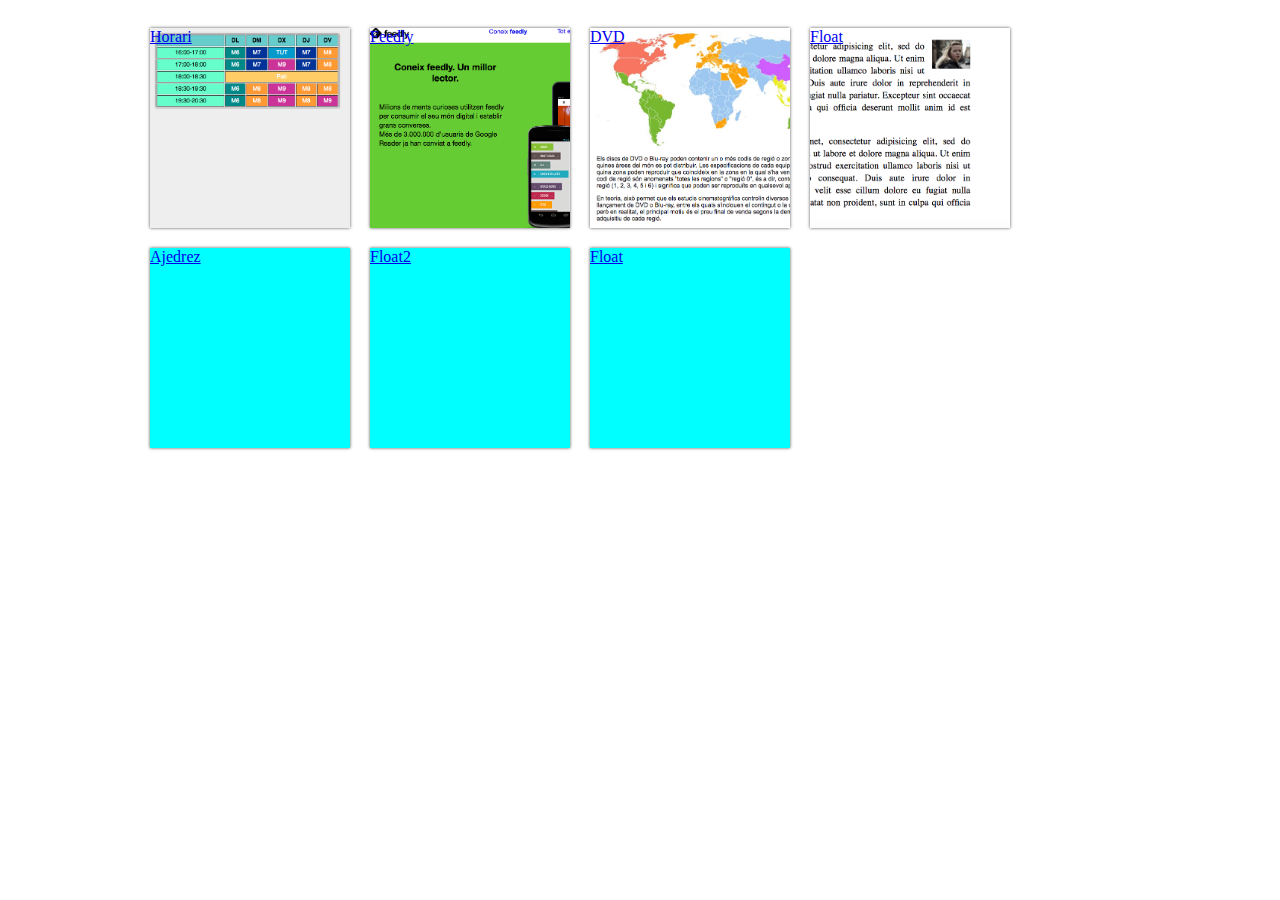
<file: aricom8/index.html>
<!DOCTYPE html>
<html lang="en" dir="ltr">
  <head>
    <meta charset="utf-8">
    <title></title>
    <link rel="stylesheet" href="estils.css">
    <meta name="viewport" content="width=device-width, user-scalable=no, initial-scale=1">
  </head>
  <body>
    <ul>
      <li id="a01"><a href="s2m8uf100_rico/horari.html">Horari</a></li>
      <li id="a02"><a href="s2m8uf101_rico/index.html">Feedly</a></li>
      <li id="a03"><a href="s2m8uf102_rico/index.html">DVD</a></li>
      <li id="a04"><a href="s2m8uf103_rico/index.html">Float</a></li>
      <li id="a05"><a href="s2m8uf105_rico/s2m8uf105rico.html">Ajedrez</a></li>
      <li id="a06"><a href="s2m8uf106_rico/index.html">Float2</a></li>
      <li id="a07"><a href="s2m8uf107_rico/index.html">Float</a></li>
    </ul>
  </body>
</html>
</file>
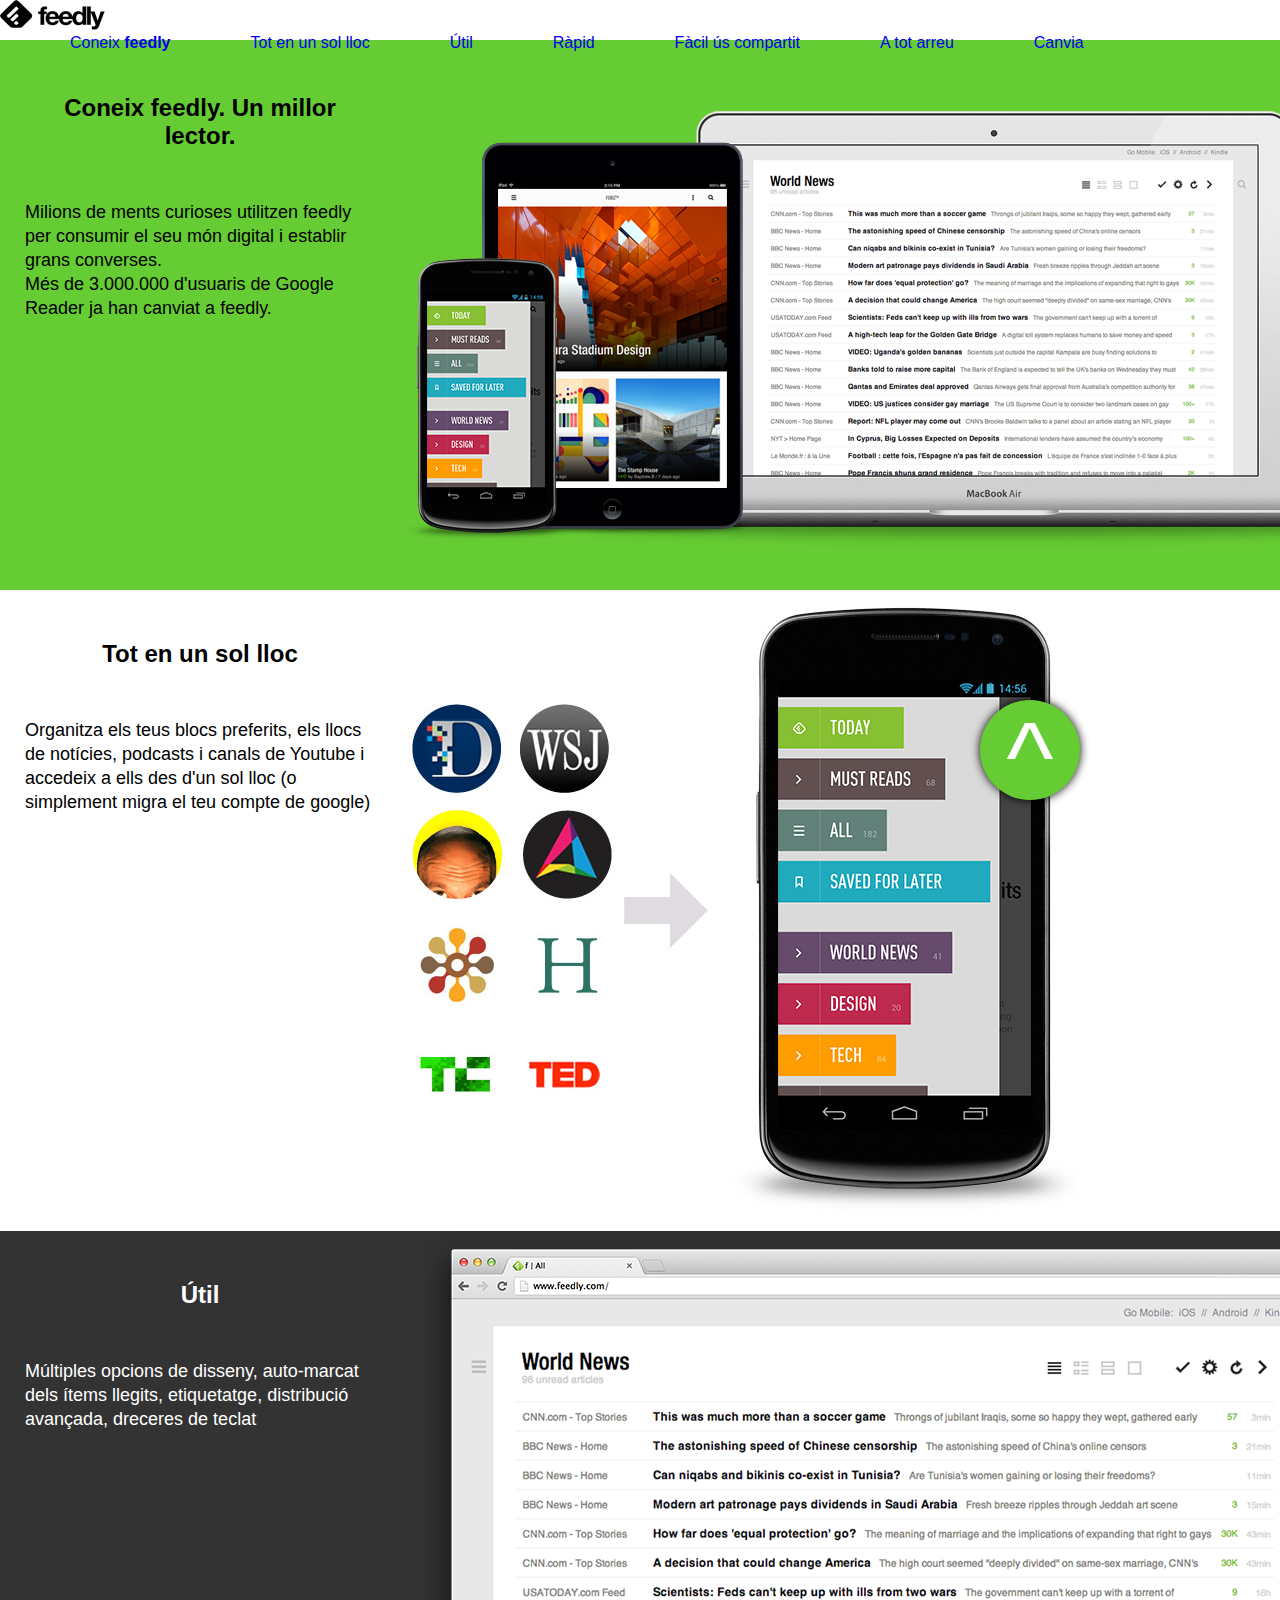
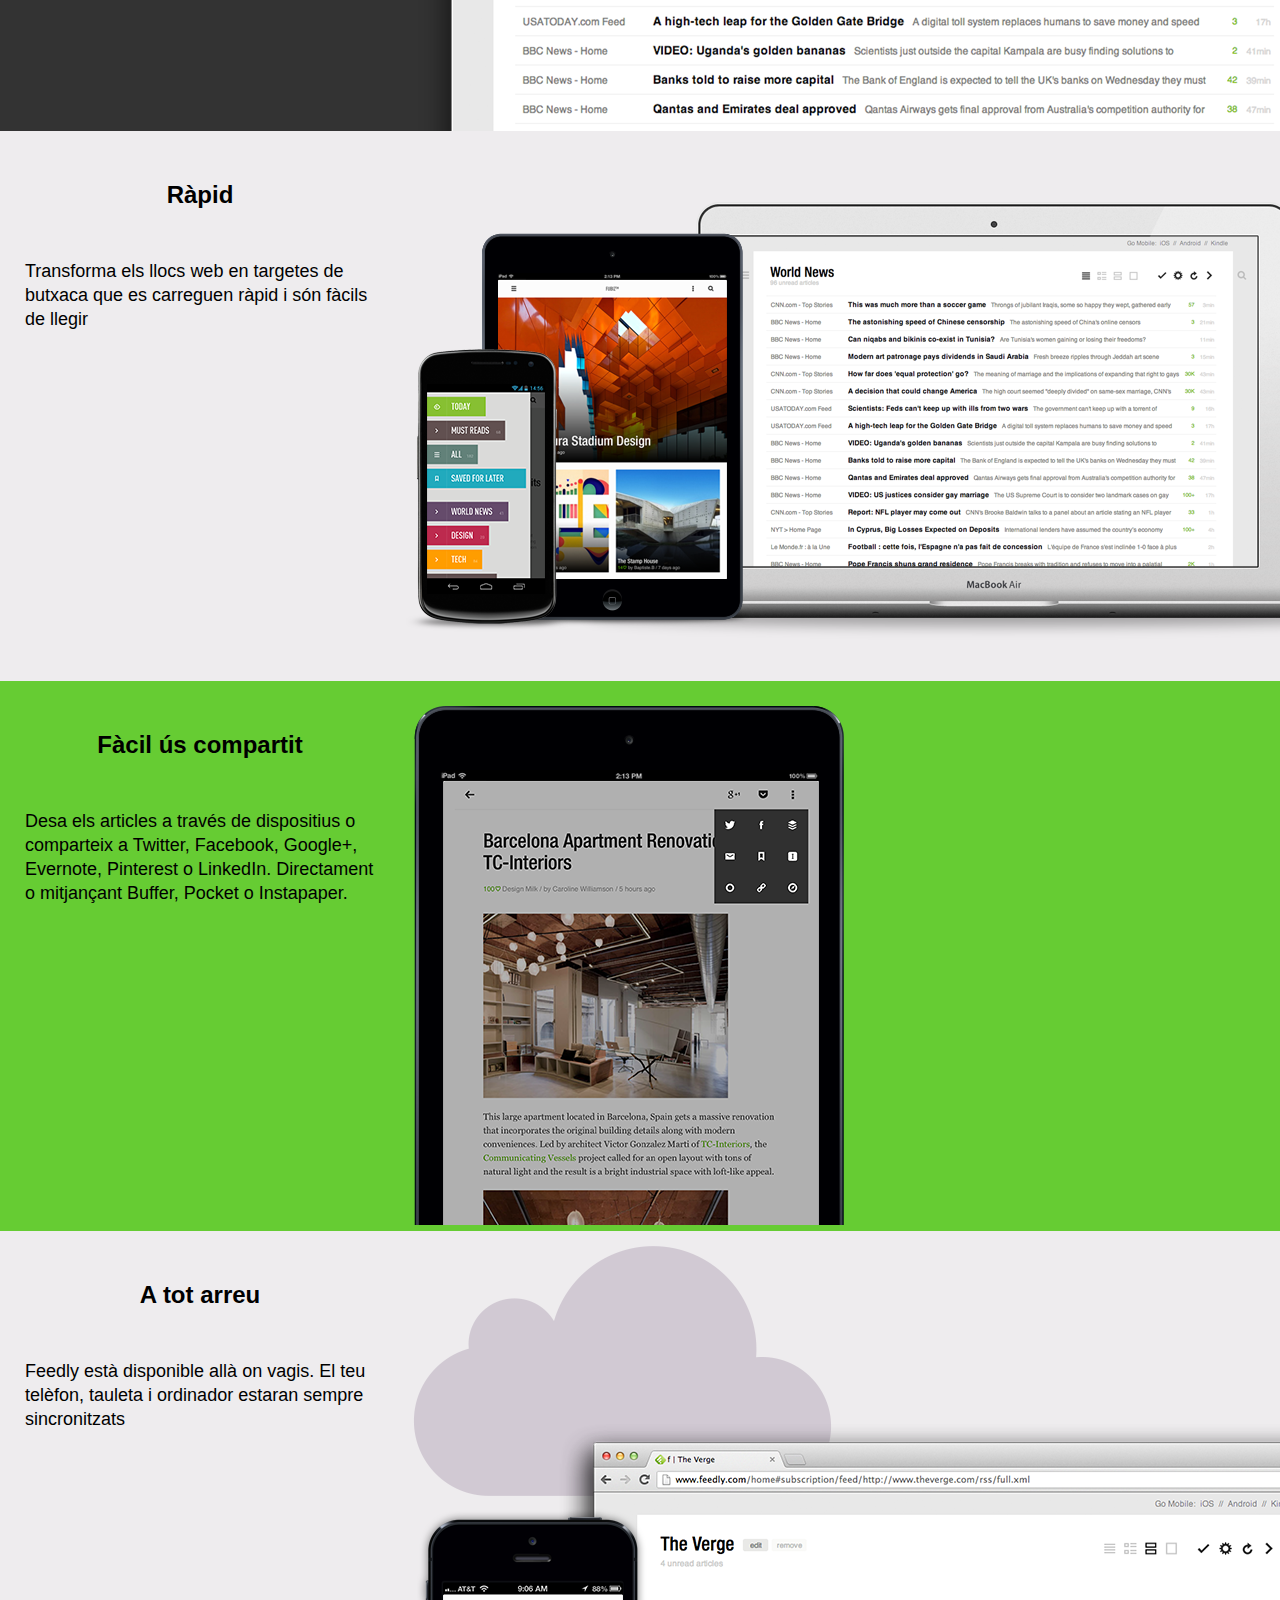
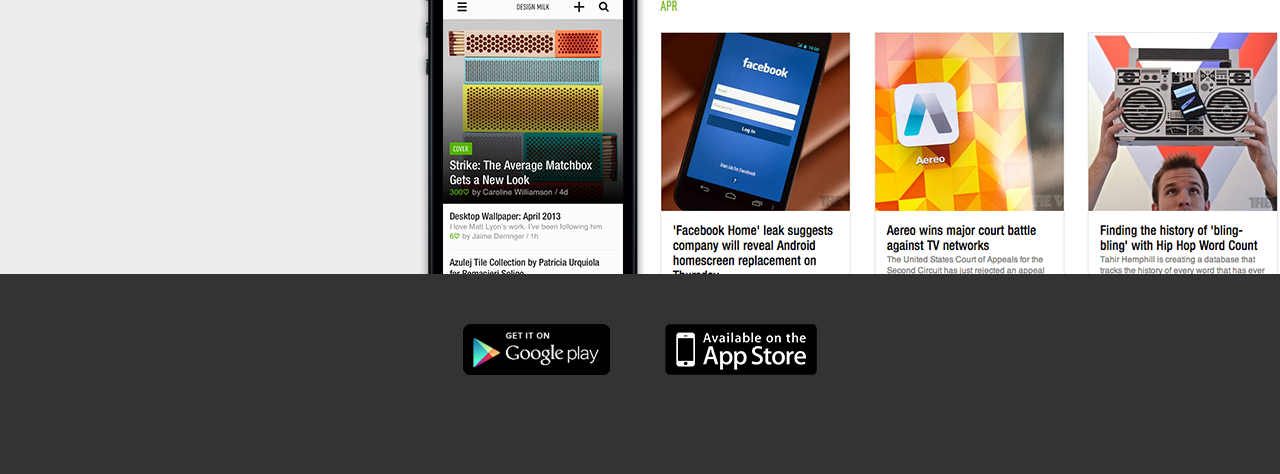
<file: aricom8/s2m8uf101_rico/index.html>
<!DOCTYPE html>
<html lang="en" dir="ltr">
  <head>
    <meta charset="utf-8">
    <meta author="Alex"
    <title></title>
    <meta name="viewport" content="width=device-width, user-scalable=no, initial-scale=1">
    <style media="screen">
      body{
        margin: 0;
        padding: 0;
        font-family: Helvetica Neue, Sans-serif;
      }
      h2{
        width: 300px;
        margin: 0;
        padding: 50px;
        text-align: center;
      }
      p{
        width: 350px;
        margin: 0;
        padding: 0 25px;
        font-size: 18px;
        line-height: 24px;
      }
      .textclar{
        color: white;
      }
      .textfosc{
        color: black;
      }
      #barra{
        height: 40px;
        background-color: #FFF;
      }
      #coneix{
        height: 550px;
        background-color: #6C3;
        background-image: url(img/img-hero-full-list.png);
        background-repeat: no-repeat;
        background-position: 400px;
      }
      #tot{
        height: 641px;
        background-color: #FFF;
        background-image: url(img/allinone.jpg);
        background-repeat: no-repeat;
        background-position: 400px;
      }
      #util{
        height: 500px;
        background-color: #333333;
        background-image: url(img/curator-short.png);
        background-repeat: no-repeat;
        background-position: 400px;
      }
      #rapid{
        height: 550px;
        background-color: #EEECEE;
        background-image: url(img/img-hero-full-list.png);
        background-repeat: no-repeat;
        background-position: 400px;
      }
      #facil{
        height: 550px;
        background-color: #6C3;
        background-image: url(img/mobile-share.png);
        background-repeat: no-repeat;
        background-position: 400px;
      }
      #arreu{
        height: 643px;
        background-color: #EEECEE;
        background-image: url(img/anywhere.png);
        background-repeat: no-repeat;
        background-position: 400px;
      }
      #descarrega{
        height: 150px;
        background-color: #333333;
        background-repeat: no-repeat;
        background-position: 400px;
        text-align: center;
        padding-top: 50px;
      }
      a{
        text-decoration: none;
      }
      #descarrega a{
        margin: 25px;
      }
      #barra a{
        margin: 0;
        height: 40px;
        display: block;
      }
      ul{
        margin: 0;
        list-style-type: none;
        height: 60px;
        width: 1250px;
        float: right;
      }
      li{
        float: left;
        margin: 0 20px;
      }
      .torna{
        height: 100px;
        background-color: #6C3;
        width: 100px;
        position: fixed;
        bottom: 100px;
        right: 200px;
        border-radius: 50px;
        text-align: center;
        font-size: 100px;
        color: white;
        box-shadow: 0px 0px 10px black;
      }
      div li a{
        padding-left: 20px;
        padding-right: 20px;
      }
      div li a:hover{
        color: #6C3;
        background-color: #EEECEE;
        box-shadow: 0px 0px 2px;
      }
      div li a:active{
        background-color: white;
      }
    </style>
  </head>
  <body>
    <a href="#barra">
      <div class="torna">
        ^
      </div>
    </a>
    <div id="barra">
      <img src="img//feedly-logo-small-black.png">
      <ul>
        <li>
          <a href="#coneix">Coneix <b>feedly</b></a>
        </li>
        <li>
          <a href="#tot">Tot en un sol lloc</a>
        </li>
        <li>
          <a href="#util">Útil</a>
        </li>
        <li>
          <a href="#rapid">Ràpid</a>
        </li>
        <li>
          <a href="#facil">Fàcil ús compartit</a>
        </li>
        <li>
          <a href="#arreu">A tot arreu</a>
        </li>
        <li>
          <a href="#descarrega">Canvia</a>
        </li>
      </ul>
    </div>
    <div id="coneix" class="textfosc">
      <h2>Coneix feedly. Un millor lector.</h2>
      <p>Milions de ments curioses utilitzen feedly per consumir el seu món digital i establir grans converses.</p>
      <p>Més de 3.000.000 d'usuaris de Google Reader ja han canviat a feedly.</p>
    </div>
    <div id="tot" class="textfosc">
      <h2>Tot en un sol lloc</h2>
      <p>Organitza els teus blocs preferits, els llocs de notícies, podcasts i canals de Youtube i accedeix a ells des d'un sol lloc (o simplement migra el teu compte de google)</p>
    </div>
    <div id="util" class="textclar">
      <h2>Útil</h2>
      <p>Múltiples opcions de disseny, auto-marcat dels ítems llegits, etiquetatge, distribució avançada, dreceres de teclat</p>
    </div>
    <div id="rapid" class="textfosc">
      <h2>Ràpid</h2>
      <p>Transforma els llocs web en targetes de butxaca que es carreguen ràpid i són fàcils de llegir</p>
    </div>
    <div id="facil" class="textfosc">
      <h2>Fàcil ús compartit</h2>
      <p>Desa els articles a través de dispositius o comparteix a Twitter, Facebook, Google+, Evernote, Pinterest o LinkedIn. Directament o mitjançant Buffer, Pocket o Instapaper.</p>
    </div>
    <div id="arreu" class="textfosc">
      <h2>A tot arreu</h2>
      <p>Feedly està disponible allà on vagis. El teu telèfon, tauleta i ordinador estaran sempre sincronitzats</p>
    </div>
    <div id="descarrega">
      <a href="https://play.google.com/store/apps/details?id=com.devhd.feedly&hl=es" target="_blank"><img src="img/googleplay.png"></a>
      <a href="https://apps.apple.com/es/app/feedly-smart-news-reader/id396069556" target="_blank"><img src="img/appstore.png"></a>
    </div>
  </body>
</html>
</file>
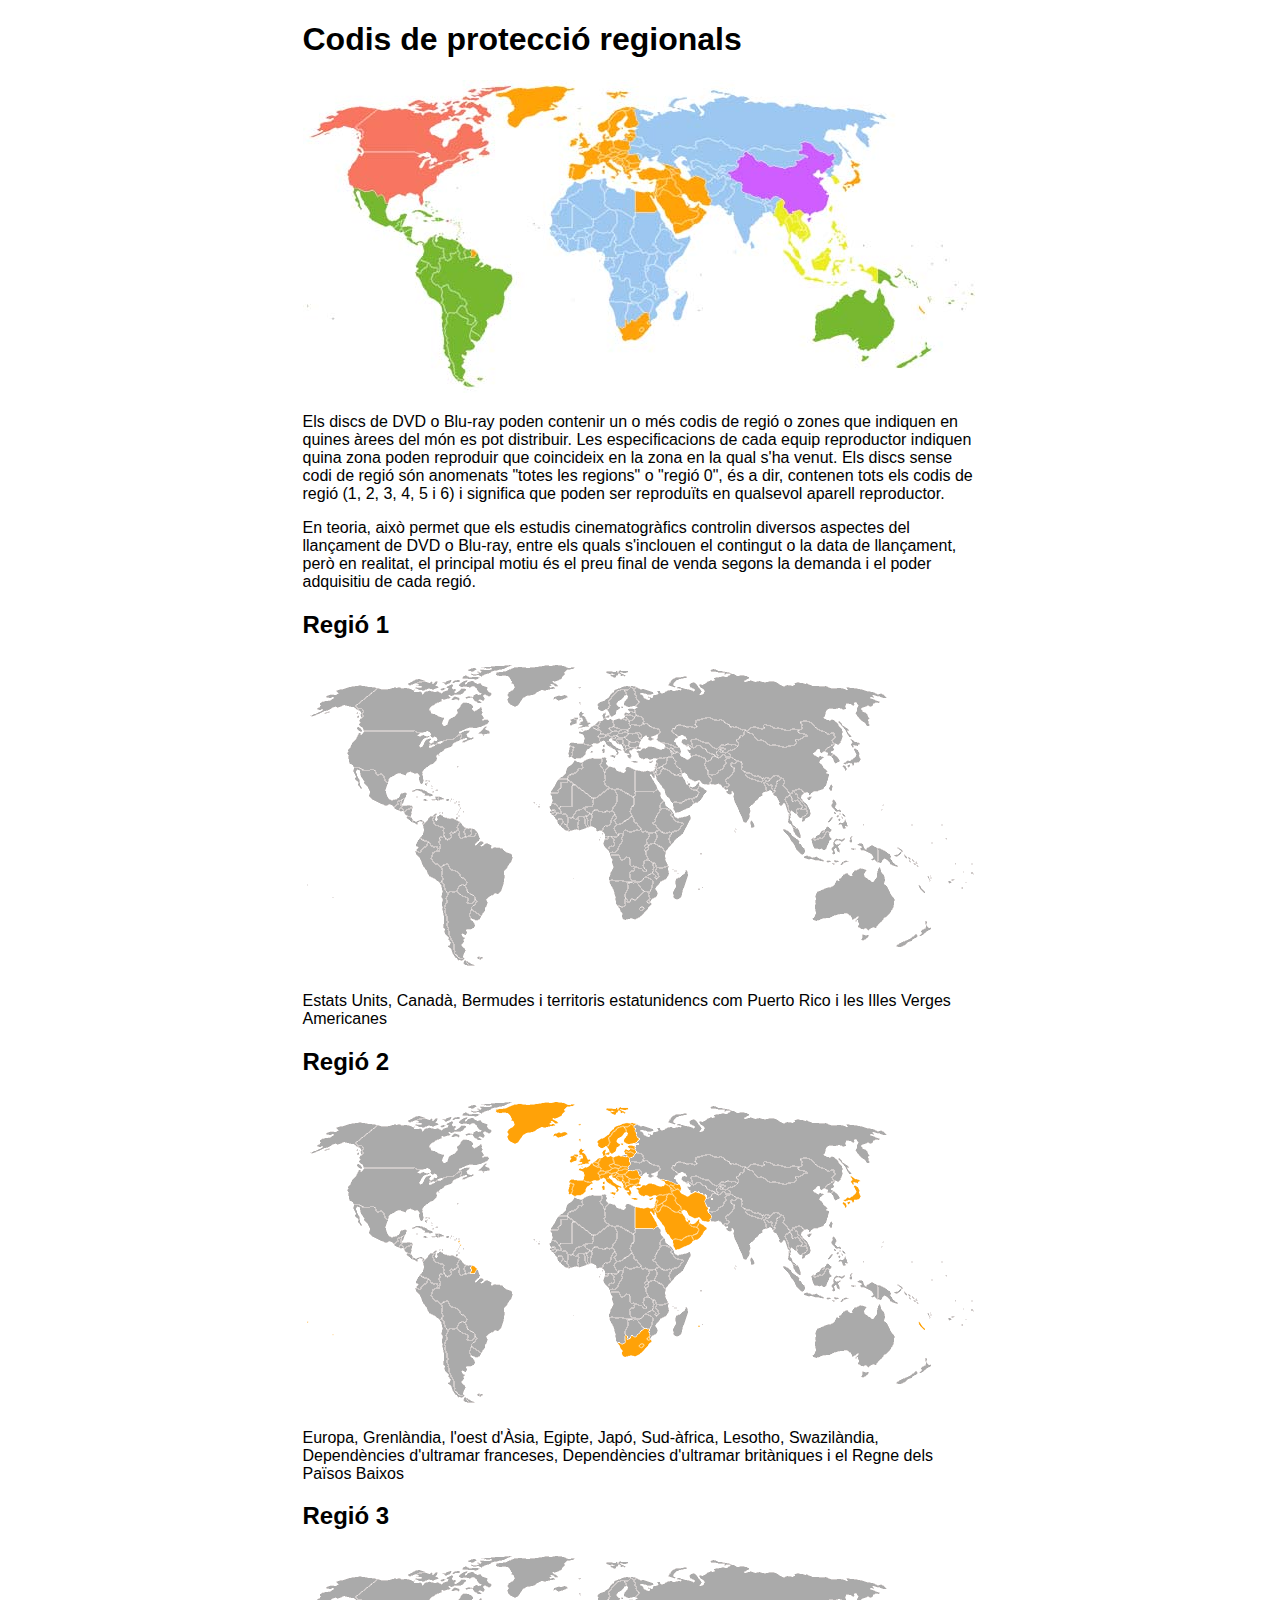
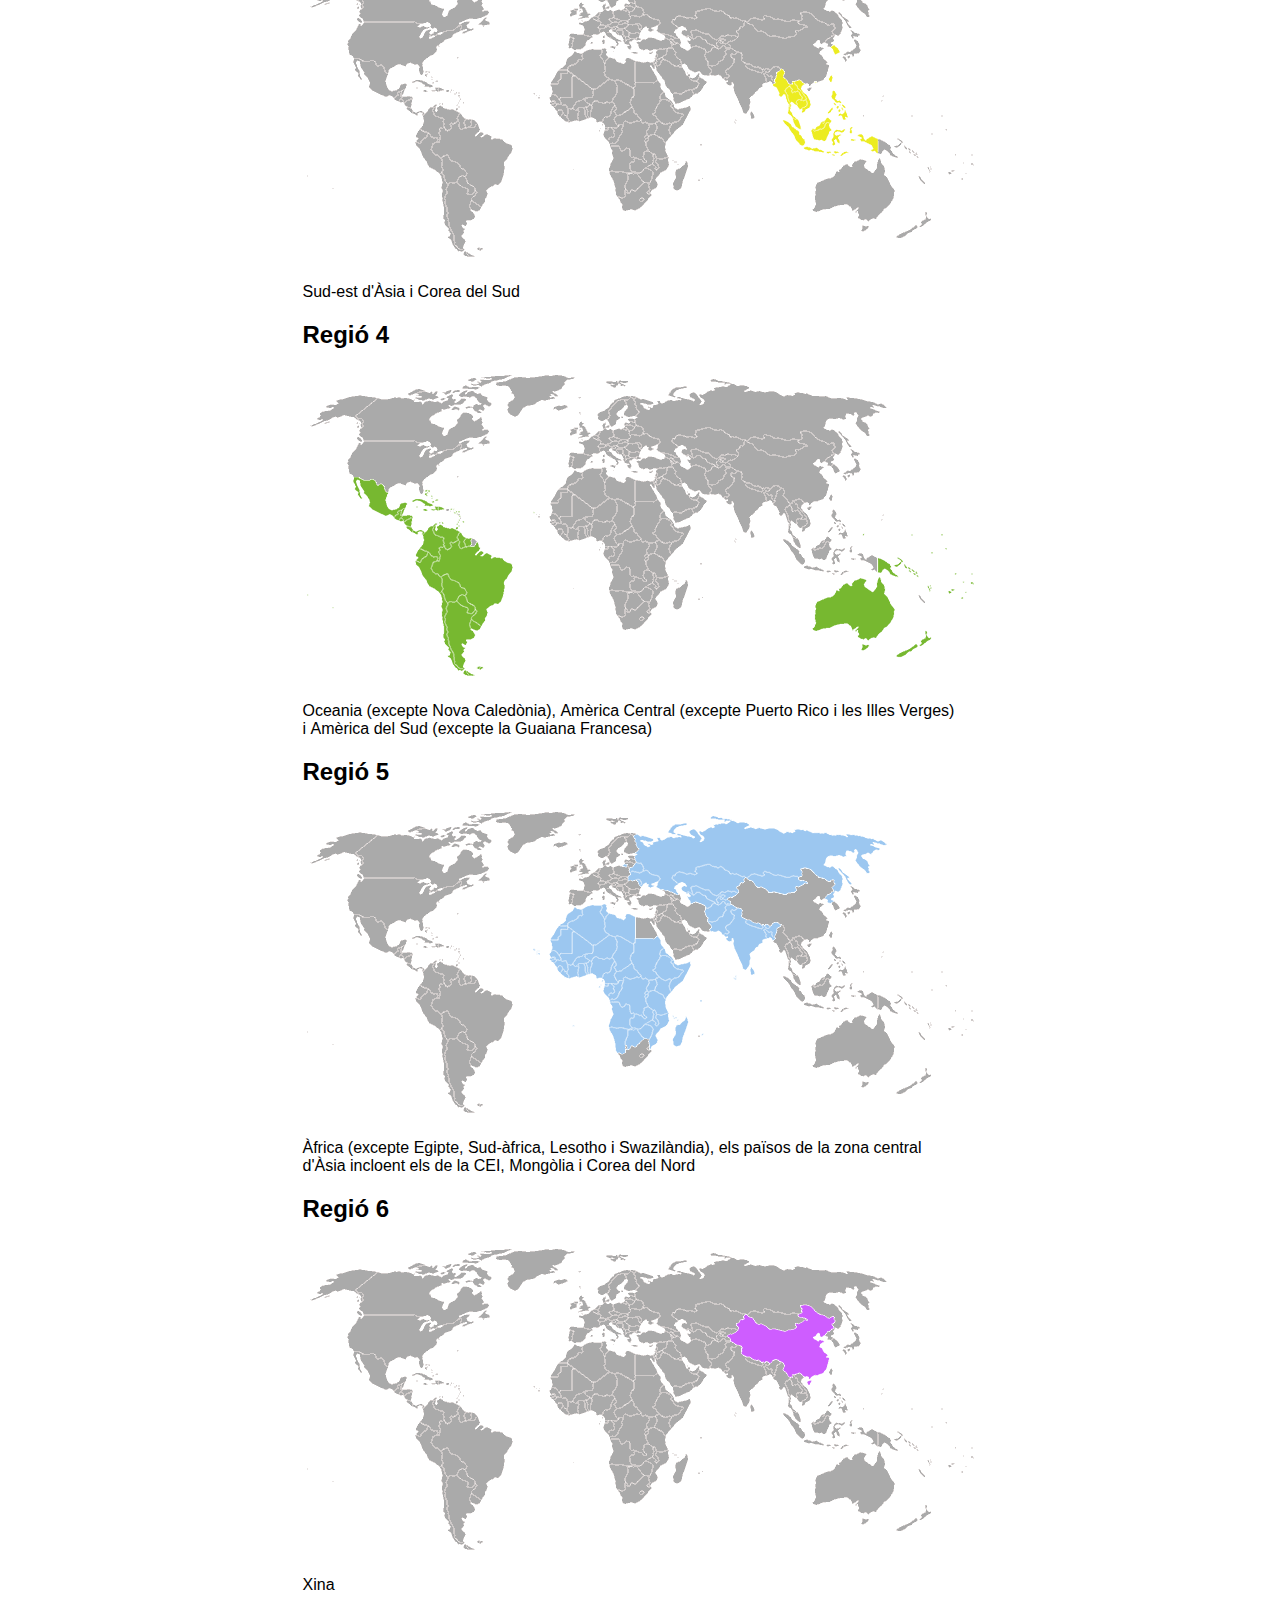
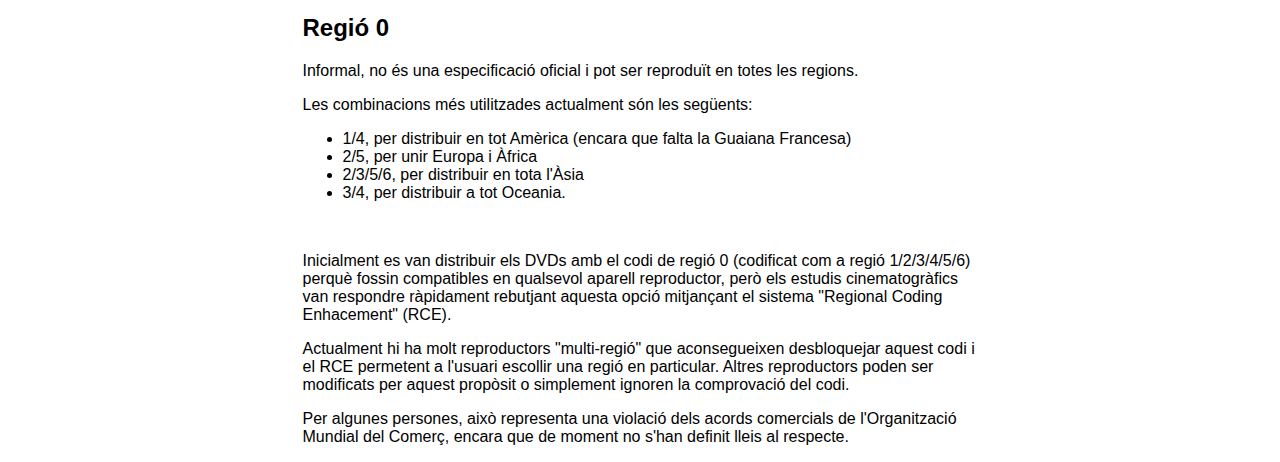
<file: aricom8/s2m8uf102_rico/index.html>
<!DOCTYPE html>
<html lang="en" dir="ltr">
  <head>
    <meta charset="utf-8">
    <meta author="Alex Rico">
    <title></title>
    <link rel="stylesheet"
          href="estils.css">
    <meta name="viewport" content="width=device-width, user-scalable=no, initial-scale=1">
  </head>
  <body>
    <div id="contenidor">
    <h1>Codis de protecció regionals</h1>
    <img src="img/moncolor.jpg" usemap="#Map"/>

    <p>Els discs de DVD o Blu-ray poden contenir un o més codis de regió o zones que indiquen en quines àrees del món es pot distribuir. Les especificacions de cada equip reproductor indiquen quina zona poden reproduir que coincideix en la zona en la qual s'ha venut. Els discs sense codi de regió són anomenats "totes les regions" o "regió 0", és a dir, contenen tots els codis de regió (1, 2, 3, 4, 5 i 6) i significa que poden ser reproduïts en qualsevol aparell reproductor.</p>
    <p>En teoria, això permet que els estudis cinematogràfics controlin diversos aspectes del llançament de DVD o Blu-ray, entre els quals s'inclouen el contingut o la data de llançament, però en realitat, el principal motiu és el preu final de venda segons la demanda i el poder adquisitiu de cada regió.</p>
    <h2 id="r01">Regió 1</h2>
    <div>
      <img src="img/r01.gif"/>
    </div>
    <p>Estats Units, Canadà, Bermudes i territoris estatunidencs com Puerto Rico i les Illes Verges Americanes</p>
    <h2 id="r02">Regió 2</h2>
    <div>
      <img src="img/r02.gif"/>
    </div>
    <p>Europa, Grenlàndia, l'oest d'Àsia, Egipte, Japó, Sud-àfrica, Lesotho, Swazilàndia, Dependències d'ultramar franceses, Dependències d'ultramar britàniques i el Regne dels Països Baixos</p>
    <h2 id="r03">Regió 3</h2>
    <div>
      <img src="img/r03.gif"/>
    </div>
    <p>Sud-est d'Àsia i Corea del Sud</p>
    <h2 id="r04">Regió 4</h2>
    <div>
      <img src="img/r04.gif"/>
    </div>
    <p>Oceania (excepte Nova Caledònia), Amèrica Central (excepte Puerto Rico i les Illes Verges) i Amèrica del Sud (excepte la Guaiana Francesa)</p>
    <h2 id="r05">Regió 5</h2>
    <div>
      <img src="img/r05.gif"/>
    </div>
    <p>Àfrica (excepte Egipte, Sud-àfrica, Lesotho i Swazilàndia), els països de la zona central d'Àsia incloent els de la CEI, Mongòlia i Corea del Nord</p>
    <h2 id="r06">Regió 6</h2>
    <div>
      <img src="img/r06.gif"/>
    </div>
    <p>Xina</p>
    <h2>Regió 0</h2>
    <p>Informal, no és una especificació oficial i pot ser reproduït en totes les regions.</p>

    <p>Les combinacions més utilitzades actualment són les següents:</p>
    <ul>
      <li>1/4, per distribuir en tot Amèrica (encara que falta la Guaiana Francesa)</li>
      <li>2/5, per unir Europa i Àfrica</li>
      <li>2/3/5/6, per distribuir en tota l'Àsia</li>
      <li>3/4, per distribuir a tot Oceania.</li>
    </ul><p></p>
 <p>Inicialment es van distribuir els DVDs amb el codi de regió 0 (codificat com a regió 1/2/3/4/5/6) perquè fossin compatibles en qualsevol aparell reproductor, però els estudis cinematogràfics van respondre ràpidament rebutjant aquesta opció mitjançant el sistema "Regional Coding Enhacement" (RCE).</p>
    <p>Actualment hi ha molt reproductors "multi-regió" que aconsegueixen desbloquejar aquest codi i el RCE permetent a l'usuari escollir una regió en particular. Altres reproductors poden ser modificats per aquest propòsit o simplement ignoren la comprovació del codi.</p>
    <p>Per algunes persones, això representa una violació dels acords comercials de l'Organització Mundial del Comerç, encara que de moment no s'han definit lleis al respecte.</p>

    <map name="Map">
      <area shape="poly" coords="49,108,55,123,62,132,70,142,87,149,106,162,119,169,113,190,121,209,137,225,140,273,156,305,169,307,163,278,175,263,187,239,203,219,211,198,198,189,175,176,164,164,145,157,126,161,117,158,104,146,104,136,96,135,87,139,86,127,85,120,72,112,48,108" href="#r04">
      <area shape="poly" coords="108,131,119,129,130,135,142,135,139,143,125,144,118,140,109,131" href="#r04">
      <area shape="poly" coords="49,107,44,100,44,91,54,75,57,60,53,50,38,47,19,54,6,59,10,51,15,42,25,38,29,30,43,26,63,26,81,30,105,29,108,20,118,21,130,23,146,22,163,16,173,8,187,6,202,6,199,12,179,15,168,21,181,26,188,32,178,43,170,38,164,31,131,46,139,57,150,56,156,45,167,48,176,51,181,61,184,71,174,74,164,72,169,80,158,84,133,100,120,112,117,121,112,118,109,114,97,115,88,120,77,115,50,107" href="#r01">
      <area shape="poly" coords="194,14,211,9,230,7,250,6,269,9,260,16,251,24,249,32,237,31,222,39,215,46,207,46,204,34,211,28,206,19,193,14" href="#r02">
      <area shape="poly" coords="253,37,264,36,257,42,251,36" href="#r02">
      <area shape="poly" coords="308,11,319,10,325,12,318,17,308,17,307,10" href="#r02">
      <area shape="poly" coords="267,82,277,85,281,80,277,73,271,67,266,62,273,53,282,59,285,66,294,64,299,57,305,56,302,50,294,48,299,41,310,33,322,26,330,30,333,42,327,48,319,45,322,39,316,48,310,55,317,61,327,53,333,58,325,66,326,73,334,74,338,81,336,90,344,88,356,90,362,89,363,84,371,86,376,89,375,96,384,100,392,97,400,101,403,107,407,115,408,124,399,124,386,120,382,114,376,113,380,122,388,128,393,126,399,126,403,134,398,138,387,148,371,154,365,140,360,129,353,120,350,114,347,119,353,129,348,132,334,133,334,126,334,119,333,113,345,111,351,107,351,99,338,99,331,93,327,91,326,99,320,91,316,84,310,78,307,83,317,91,315,100,308,96,306,86,301,83,288,87,286,91,279,100,273,101,266,98,265,95,265,82" href="#r02">
      <area shape="poly" coords="341,232,344,240,347,246,342,251,334,260,322,261,317,256,318,250,323,245,334,240,340,232" href="#r02">
      <area shape="poly" coords="543,103,549,99,552,94,549,88,548,81,554,81,555,88,554,93,557,100,550,105,544,110,540,108,541,103" href="#r02">
      <area shape="poly" coords="471,134,476,143,483,151,486,164,490,174,482,176,491,188,504,200,519,204,520,199,503,188,497,175,493,162,499,159,507,159,505,148,502,140,501,134,495,130,486,133,483,127,479,122,472,123,471,135" href="#r03">
      <area shape="poly" coords="511,178,522,172,527,168,529,177,527,187,520,193,513,189,510,178" href="#r03">
      <area shape="poly" coords="531,129,534,144,536,150,545,159,543,172,535,167,531,160,526,163,526,152,530,128" href="#r03">
      <area shape="poly" coords="537,180,532,182,529,186,528,198,525,204,538,205,545,202,546,195,556,194,569,201,573,197,574,190,567,188,553,184,549,179,545,179,537,179" href="#r03">
      <area shape="poly" coords="531,95,535,101,531,106,529,101,531,95" href="#r03">
      <area shape="poly" coords="561,209,564,219,572,220,576,212,581,219,583,226,594,243,588,254,579,265,567,272,566,278,559,280,559,272,556,269,553,264,548,256,538,255,523,261,507,262,512,253,511,245,513,233,527,226,541,219,545,214,560,209" href="#r04">
      <area shape="poly" coords="578,188,590,195,596,191,604,193,616,201,610,208,601,200,590,200,594,209,584,204,575,204,578,188" href="#r04">
      <area shape="poly" coords="595,284,607,279,617,274,624,268,626,265,626,275,613,282,600,288,595,283" href="#r04">
      <area shape="poly" coords="270,104,263,112,255,122,248,133,247,151,258,170,275,170,286,168,294,172,301,175,301,190,308,197,308,214,307,227,310,243,316,250,322,244,328,240,335,235,339,230,345,239,350,242,354,232,358,225,365,218,365,205,365,195,370,184,382,172,387,161,377,157,369,157,366,147,359,136,354,130,342,133,332,133,332,126,331,114,328,109,323,110,319,113,312,109,303,106,301,99,287,99,271,104" href="#r05">
      <area shape="poly" coords="373,221,379,215,385,213,382,224,378,235,373,243,368,233,372,222" href="#r05">
      <area shape="poly" coords="331,27,341,30,348,34,339,34,345,40,350,37,358,32,372,32,373,28,366,23,372,19,381,17,374,25,383,33,389,29,391,23,398,26,414,19,425,18,434,16,444,19,454,21,475,24,486,26,495,24,515,28,535,30,562,31,578,35,578,40,568,38,570,44,560,50,567,60,560,64,556,57,552,45,539,50,525,54,526,60,536,65,542,69,539,78,535,87,528,83,531,76,526,73,516,70,511,64,506,60,499,62,495,71,503,77,497,80,487,86,476,87,462,83,453,77,445,72,438,73,434,81,433,88,425,93,427,100,437,103,442,113,463,118,473,117,472,124,469,132,460,134,450,146,449,158,452,166,445,166,439,162,432,147,431,134,425,131,415,125,410,125,408,117,404,101,394,97,386,94,382,86,381,79,378,77,371,83,374,88,361,85,356,81,353,76,346,79,338,80,332,73,326,70,332,62,335,56,332,47,330,26" href="#r05">
      <area shape="poly" coords="423,15,413,13,405,10,412,7,422,11,427,16,422,14" href="#r05">
      <area shape="poly" coords="531,86,531,93,528,99,523,94,524,92,530,87" href="#r05">
      <area shape="poly" coords="483,86,496,82,503,77,498,73,498,67,504,63,510,69,521,72,528,75,528,82,525,91,517,89,513,94,521,99,520,106,527,115,524,127,514,132,504,134,492,131,483,126,477,120,472,116,454,115,442,112,437,105,430,101,427,97,427,92,433,86,436,79,440,73,448,75,461,83,484,86" href="#r06">
    </map>
  </body>
</html>
</file>
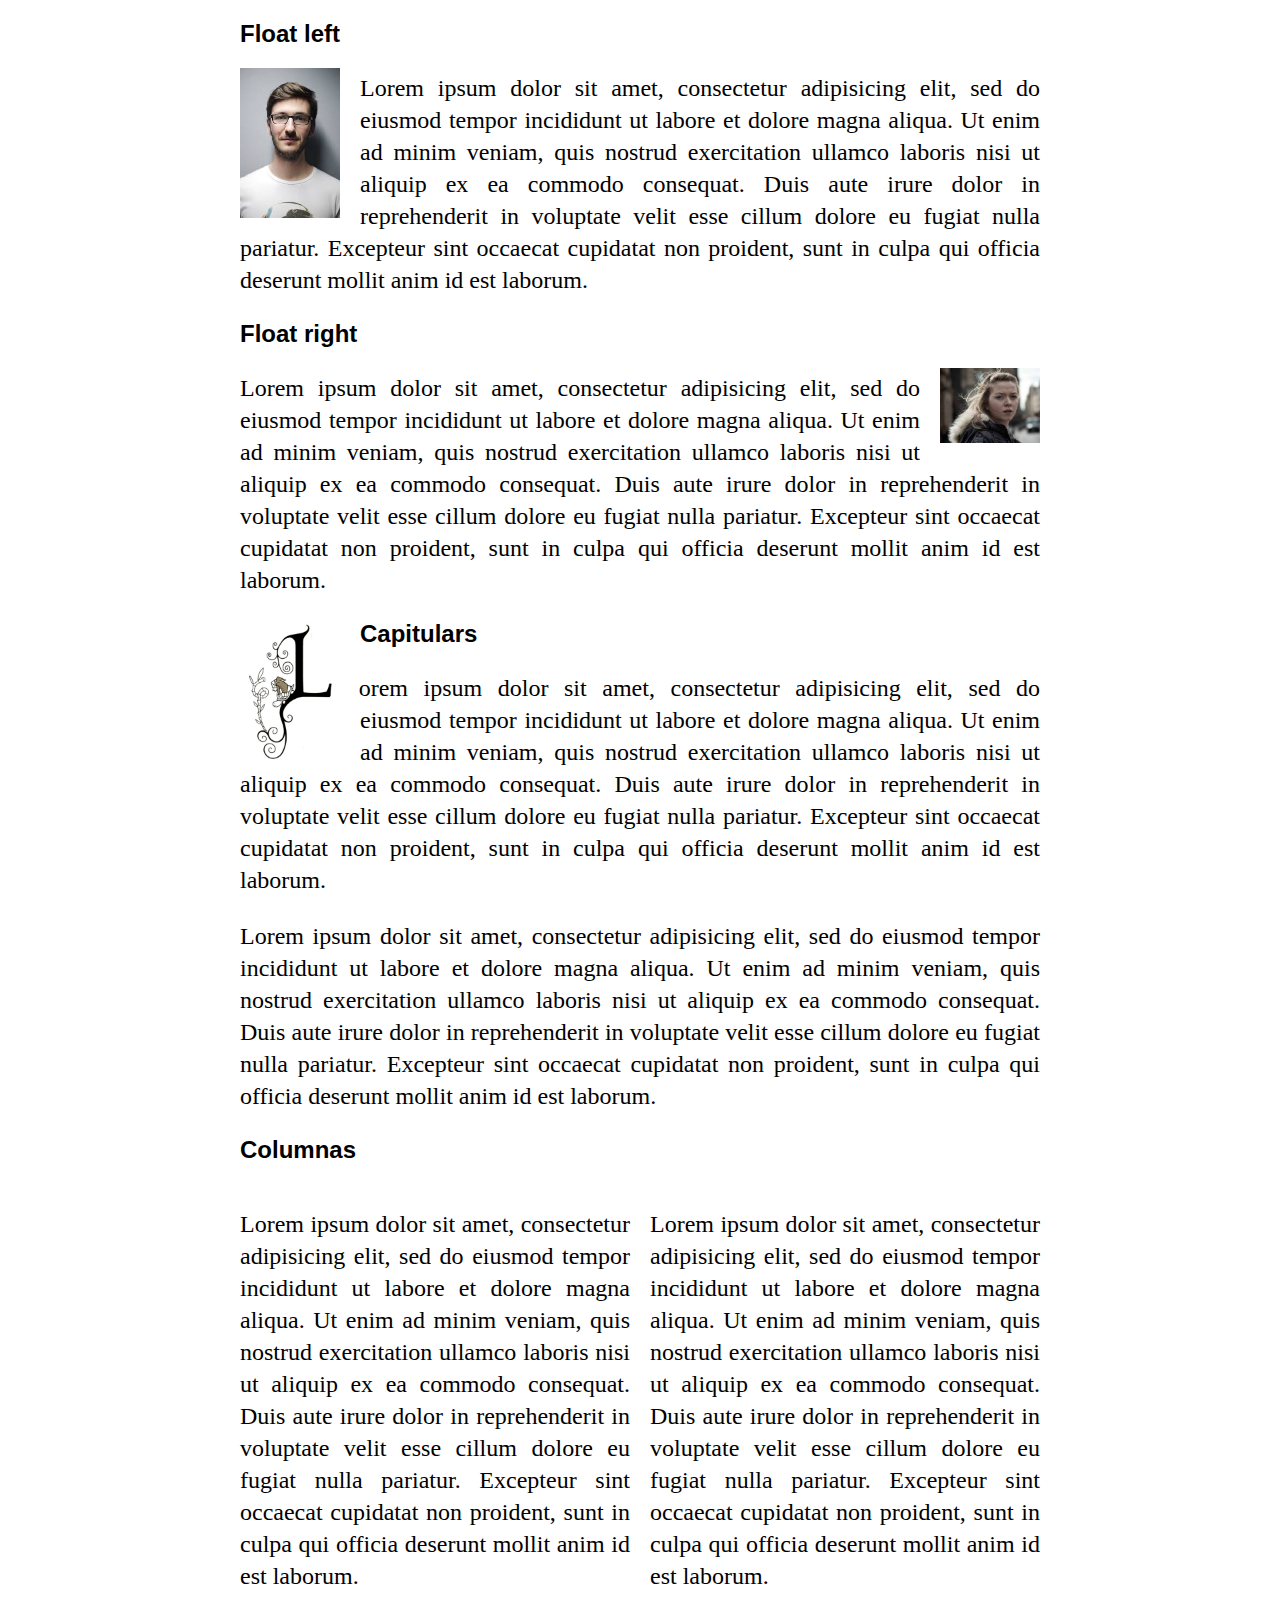
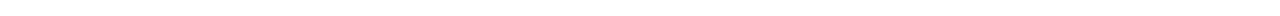
<file: aricom8/s2m8uf103_rico/index.html>
<!DOCTYPE html>
<html lang="en" dir="ltr">
  <head>
    <meta charset="utf-8">
    <title>Float</title>
    <meta author="Alex Rico">
    <meta name="viewport" content="width=device-width, user-scalable=no, initial-scale=1">
    <link rel="stylesheet"
          href="estils.css">
    <link href="https://fonts.googleapis.com/css?family=Lobster&display=swap" rel="stylesheet">
  </head>
  <body>
    <div id="contenidor">
      <h2>Float left</h2>
      <img class="esquerra" src="img/persona1.jpg">
      <p>Lorem ipsum dolor sit amet, consectetur adipisicing elit, sed do eiusmod tempor incididunt ut labore et dolore magna aliqua. Ut enim ad minim veniam, quis nostrud exercitation ullamco laboris nisi ut aliquip ex ea commodo consequat. Duis aute irure dolor in reprehenderit in voluptate velit esse cillum dolore eu fugiat nulla pariatur. Excepteur sint occaecat cupidatat non proident, sunt in culpa qui officia deserunt mollit anim id est laborum.</p>
      <h2>Float right</h2>
      <img class="derecha" src="img/persona2.jpg">
      <p>Lorem ipsum dolor sit amet, consectetur adipisicing elit, sed do eiusmod tempor incididunt ut labore et dolore magna aliqua. Ut enim ad minim veniam, quis nostrud exercitation ullamco laboris nisi ut aliquip ex ea commodo consequat. Duis aute irure dolor in reprehenderit in voluptate velit esse cillum dolore eu fugiat nulla pariatur. Excepteur sint occaecat cupidatat non proident, sunt in culpa qui officia deserunt mollit anim id est laborum.</p>
      <img class="capitular" src="img/capitular.png">
      <h2>Capitulars</h2>
      <p class="inicial">Lorem ipsum dolor sit amet, consectetur adipisicing elit, sed do eiusmod tempor incididunt ut labore et dolore magna aliqua. Ut enim ad minim veniam, quis nostrud exercitation ullamco laboris nisi ut aliquip ex ea commodo consequat. Duis aute irure dolor in reprehenderit in voluptate velit esse cillum dolore eu fugiat nulla pariatur. Excepteur sint occaecat cupidatat non proident, sunt in culpa qui officia deserunt mollit anim id est laborum.</p>
      <p>Lorem ipsum dolor sit amet, consectetur adipisicing elit, sed do eiusmod tempor incididunt ut labore et dolore magna aliqua. Ut enim ad minim veniam, quis nostrud exercitation ullamco laboris nisi ut aliquip ex ea commodo consequat. Duis aute irure dolor in reprehenderit in voluptate velit esse cillum dolore eu fugiat nulla pariatur. Excepteur sint occaecat cupidatat non proident, sunt in culpa qui officia deserunt mollit anim id est laborum.</p>
      <h2>Columnas</h2>
      <p class="c1">Lorem ipsum dolor sit amet, consectetur adipisicing elit, sed do eiusmod tempor incididunt ut labore et dolore magna aliqua. Ut enim ad minim veniam, quis nostrud exercitation ullamco laboris nisi ut aliquip ex ea commodo consequat. Duis aute irure dolor in reprehenderit in voluptate velit esse cillum dolore eu fugiat nulla pariatur. Excepteur sint occaecat cupidatat non proident, sunt in culpa qui officia deserunt mollit anim id est laborum.</p>
      <p class="c2">Lorem ipsum dolor sit amet, consectetur adipisicing elit, sed do eiusmod tempor incididunt ut labore et dolore magna aliqua. Ut enim ad minim veniam, quis nostrud exercitation ullamco laboris nisi ut aliquip ex ea commodo consequat. Duis aute irure dolor in reprehenderit in voluptate velit esse cillum dolore eu fugiat nulla pariatur. Excepteur sint occaecat cupidatat non proident, sunt in culpa qui officia deserunt mollit anim id est laborum.</p>
    </div>
  </body>
</html>
</file>
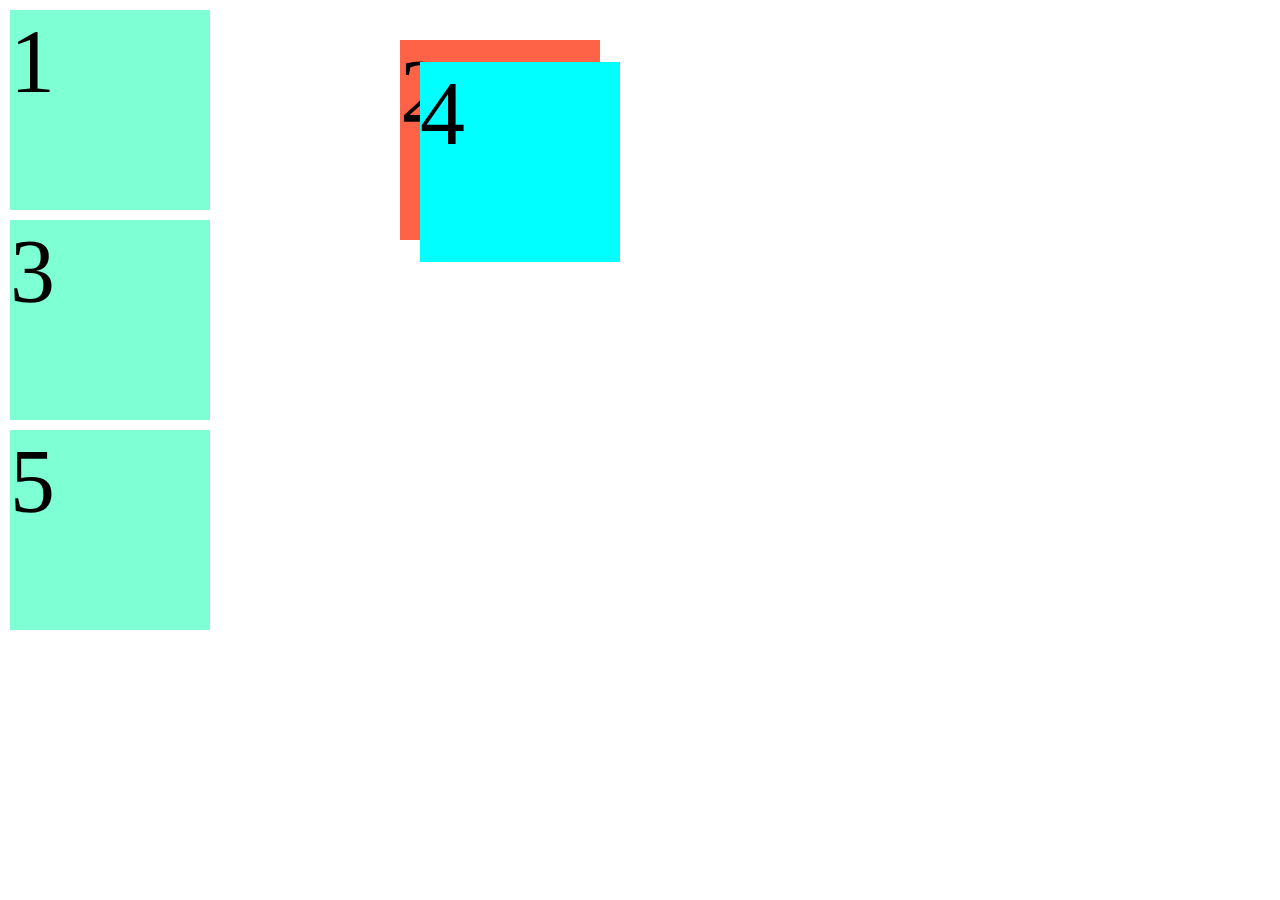
<file: aricom8/s2m8uf106rico/index.html>
<!DOCTYPE html>
<html lang="en" dir="ltr">
  <head>
    <meta charset="utf-8">
    <title></title>
    <link rel="stylesheet" href="estils.css">
    <meta name="viewport" content="width=device-width, user-scalable=no, initial-scale=1">
  </head>
  <body>
    <div>
      1
    </div>
    <div class="prova">
      2
    </div>
    <div>
      3
    </div>
    <div class="prova2">
      4
    </div>
    <div>
      5
    </div>
  </body>
</html>
</file>
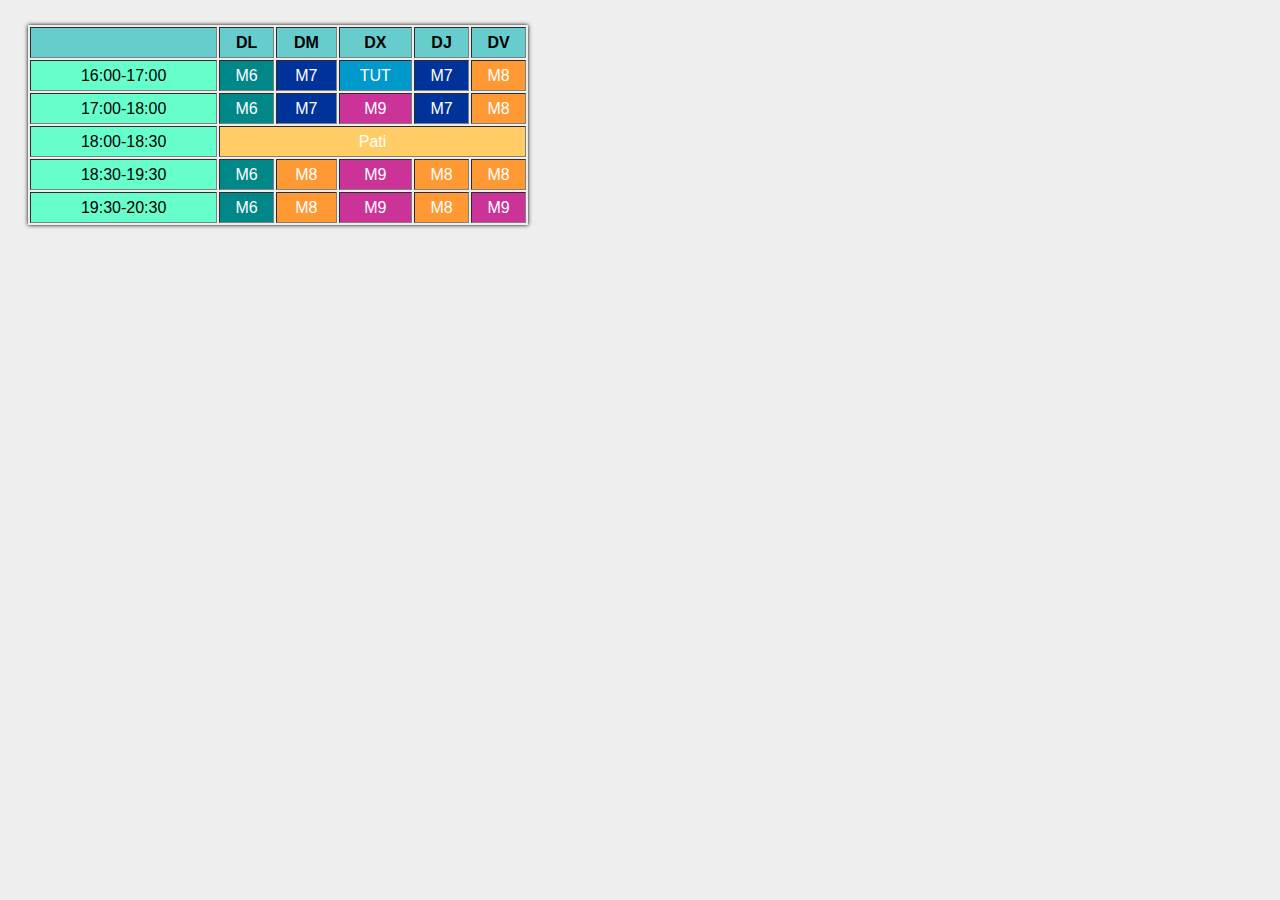
<file: aricom8/s2m8uf100_rico/horari.html>
<!DOCTYPE html>
<html lang="en" dir="ltr">
  <head>
    <meta charset="utf-8">
    <title>Horari</title>
    <meta name="viewport" content="width=device-width, user-scalable=no, initial-scale=1">
    <style media="screen">
      body{
        background-color: #EEEEEE;
        font-family: helvetica;
      }
      #fondo{
        margin-left: 20px;
        margin-top: 25px;
        border: grey;
      }
      th {
        background: #66CCCC;
      }
      td{
        background: #66FFCC;
      }
      td:hover{
        background-color: white!important;
        color: black!important;
      }
      table{
        box-shadow: 0px 0px 4px black;
      }
    </style>
  </head>
  <body>
    <table border="1px" id="fondo" width="500px" height="200px">
      <tr align="center">
        <th></th>
        <th>DL</th>
        <th>DM</th>
        <th>DX</th>
        <th>DJ</th>
        <th>DV</th>
      </tr>
      <tr align="center">
        <td>16:00-17:00</td>
        <td style="background-color: #008888; color: white;">M6</td>
        <td style="background-color: #003399; color: white;">M7</td>
        <td style="background-color: #0099CC; color: white;">TUT</td>
        <td style="background-color: #003399; color: white;">M7</td>
        <td style="background-color: #FF9933; color: white;">M8</td>
      </tr>
      <tr align="center">
        <td>17:00-18:00</td>
        <td style="background-color: #008888; color: white;">M6</td>
        <td style="background-color: #003399; color: white;">M7</td>
        <td style="background-color: #CC3399; color: white;">M9</td>
        <td style="background-color: #003399; color: white;">M7</td>
        <td style="background-color: #FF9933; color: white;">M8</td>
      </tr>
      <tr align="center">
        <td>18:00-18:30</td>
        <td colspan="5" style="background-color: #FFCC66; color: white;">Pati</td>
      </tr>
      <tr align="center">
        <td>18:30-19:30</td>
        <td style="background-color: #008888; color: white;">M6</td>
        <td style="background-color: #FF9933; color: white;">M8</td>
        <td style="background-color: #CC3399; color: white;">M9</td>
        <td style="background-color: #FF9933; color: white;">M8</td>
        <td style="background-color: #FF9933; color: white;">M8</td>
      </tr>
      <tr align="center">
        <td>19:30-20:30</td>
        <td style="background-color: #008888; color: white;">M6</td>
        <td style="background-color: #FF9933; color: white;">M8</td>
        <td style="background-color: #CC3399; color: white;">M9</td>
        <td style="background-color: #FF9933; color: white;">M8</td>
        <td style="background-color: #CC3399; color: white;"">M9</td>
      </tr>
    </table>
  </body>
</html>
</file>
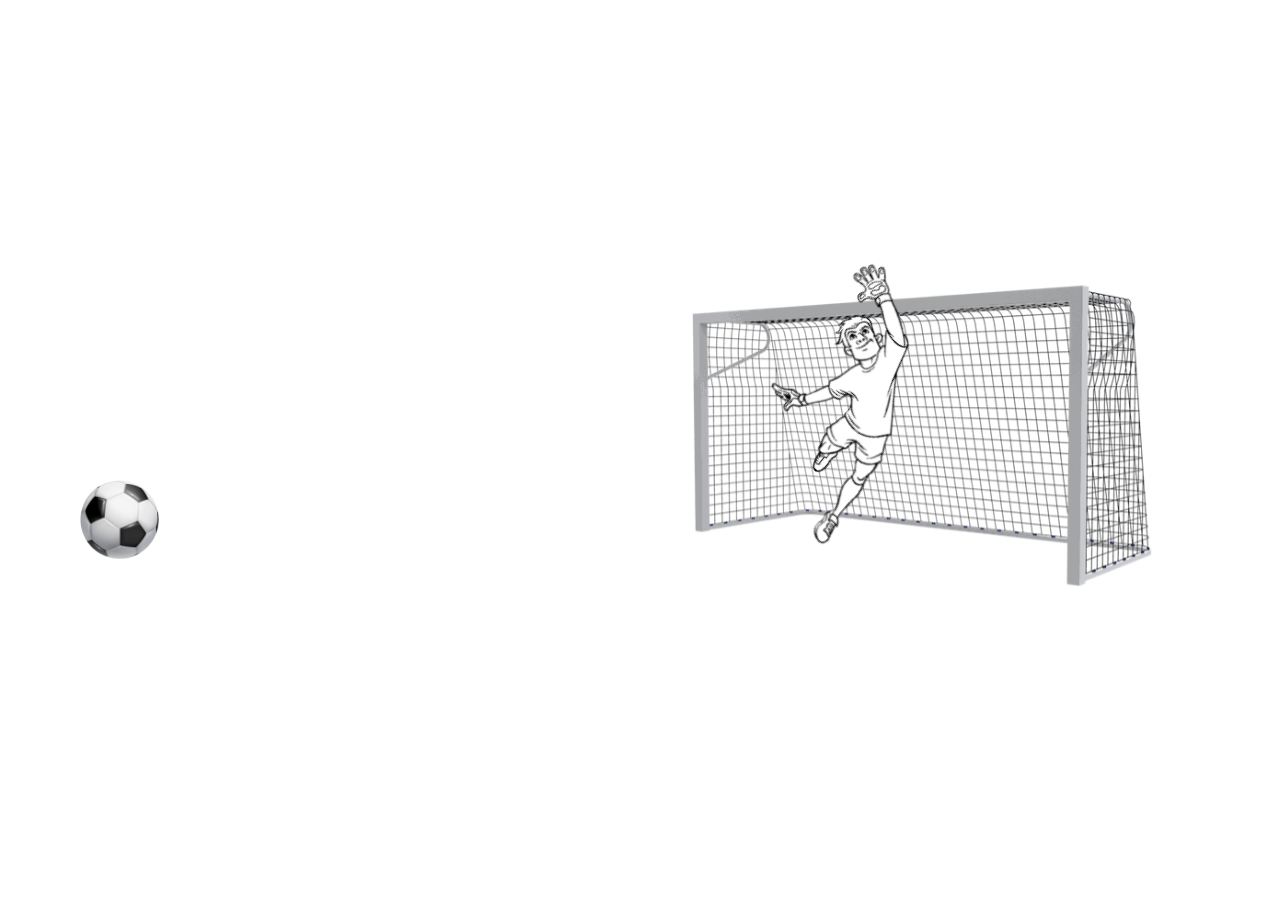
<file: aricom8/s2m8uf104_rico/s2m8uf104_rico.html>
<!DOCTYPE html>
<html>

<head>
  <meta charset="utf-8">
  <title>s2m8uf104_rico</title>
  <meta name="generator" content="Google Web Designer 7.0.0.0923">
  <meta name="viewport" content="width=device-width, user-scalable=no, initial-scale=1">
  <link href="s2m8uf104_rico_motion_paths.css" rel="stylesheet" data-gwd-motion-path-style-sheet="">
  <style type="text/css" id="gwd-text-style">
    p {
      margin: 0px;
    }
    h1 {
      margin: 0px;
    }
    h2 {
      margin: 0px;
    }
    h3 {
      margin: 0px;
    }
  </style>
  <style type="text/css">
    html, body {
      width: 100%;
      height: 100%;
      margin: 0px;
    }
    body {
      background-color: transparent;
      transform: perspective(1400px) matrix3d(1, 0, 0, 0, 0, 1, 0, 0, 0, 0, 1, 0, 0, 0, 0, 1);
      transform-style: preserve-3d;
    }
    .gwd-img-x9y4 {
      position: absolute;
      left: 80px;
      top: 480px;
      width: 79px;
      height: 79px;
      transform-style: preserve-3d;
      pointer-events: auto;
      transform: translate3d(0px, 0px, 0px);
    }
    .gwd-img-u7fl {
      position: absolute;
      left: 755px;
      top: 310px;
      transform-style: preserve-3d;
      width: 460px;
      height: 304.51px;
      transform: translate3d(-63px, -29px, 0px);
    }
    .htmlNoPages .gwd-gen-7g3bgwdanimation {
      animation: 2.7s linear 0s 1 normal forwards running gwd-gen-7g3bgwdanimation_gwd-keyframes;
    }
    @keyframes gwd-gen-2eq1gwdanimation_gwd-keyframes {
      0% {
        width: 460px;
        height: 304.51px;
        transform: translate3d(-63px, -29px, 0px);
        animation-timing-function: linear;
      }
      11.1111% {
        width: 460px;
        height: 304.51px;
        transform: translate3d(-63px, -29px, 0px);
        animation-timing-function: linear;
      }
      22.2222% {
        width: 460px;
        height: 304.51px;
        transform: translate3d(-63px, -29px, 0px);
        animation-timing-function: linear;
      }
      33.3333% {
        width: 460px;
        height: 304.51px;
        transform: translate3d(-63px, -29px, 0px);
        animation-timing-function: linear;
      }
      44.4444% {
        width: 460px;
        height: 304.51px;
        transform: translate3d(-63px, -29px, 0px);
        animation-timing-function: linear;
      }
      55.5556% {
        width: 460px;
        height: 304.51px;
        transform: translate3d(-63px, -29px, 0px);
        animation-timing-function: linear;
      }
      66.6667% {
        width: 460px;
        height: 304.51px;
        transform: translate3d(-63px, -29px, 0px);
        animation-timing-function: linear;
      }
      77.7778% {
        width: 460px;
        height: 304.51px;
        transform: translate3d(-63px, -29px, 0px);
        animation-timing-function: linear;
      }
      88.8889% {
        width: 460px;
        height: 304.51px;
        transform: translate3d(-63px, -29px, 0px);
        animation-timing-function: linear;
      }
      100% {
        width: 460px;
        height: 304.51px;
        transform: translate3d(-63px, -29px, 0px);
        animation-timing-function: linear;
      }
    }
    .htmlNoPages .gwd-gen-2eq1gwdanimation {
      animation: 2.7s linear 0s 1 normal forwards running gwd-gen-2eq1gwdanimation_gwd-keyframes;
    }
    .gwd-img-1c16 {
      position: absolute;
      left: 689px;
      top: 277px;
      width: 296px;
      height: 231.87px;
      transform-style: preserve-3d;
      transform: translate3d(0px, 0px, 0px) rotateZ(-50deg);
    }
    @keyframes gwd-gen-13tqgwdanimation_gwd-keyframes {
      0% {
        transform: translate3d(0px, 0px, 0px) rotateZ(-50deg);
        animation-timing-function: linear;
      }
      29.6296% {
        transform: translate3d(-39px, 24px, 0px) rotateZ(-50deg);
        animation-timing-function: linear;
      }
      66.6667% {
        transform: translate3d(41px, 43px, 0px) rotateZ(0deg);
        animation-timing-function: linear;
      }
      81.4815% {
        transform: translate3d(66px, 79px, 0px) rotateZ(18deg);
        animation-timing-function: linear;
      }
      100% {
        transform: translate3d(87px, 119px, 0px) rotateZ(27deg);
        animation-timing-function: linear;
      }
    }
    .htmlNoPages .gwd-gen-13tqgwdanimation {
      animation: 2.7s linear 0s 1 normal forwards running gwd-gen-13tqgwdanimation_gwd-keyframes;
    }
  </style>
  <script type="text/javascript" src="motionpath_runtime.min.1.0.js" gwd-motionpath-version="1.0"></script>
</head>

<body class="htmlNoPages">
  <img src="assets/7467.png" id="7467" class="gwd-img-u7fl gwd-gen-2eq1gwdanimation">
  <img src="assets/9eb1cd7baa78e3dbe1c2c73256c6dbaa.png" id="9eb1cd7baa78e3dbe1c2c73256c6dbaa" class="gwd-img-x9y4 gwd-gen-7g3bgwdanimation" data-gwd-motion-path-key="gwd-motion-path-1dpr">
  <img src="assets/un-portero-de-futbol_1.png" id="un-portero-de-futbol_1" class="gwd-img-1c16 gwd-gen-13tqgwdanimation">
</body>

</html>
</file>
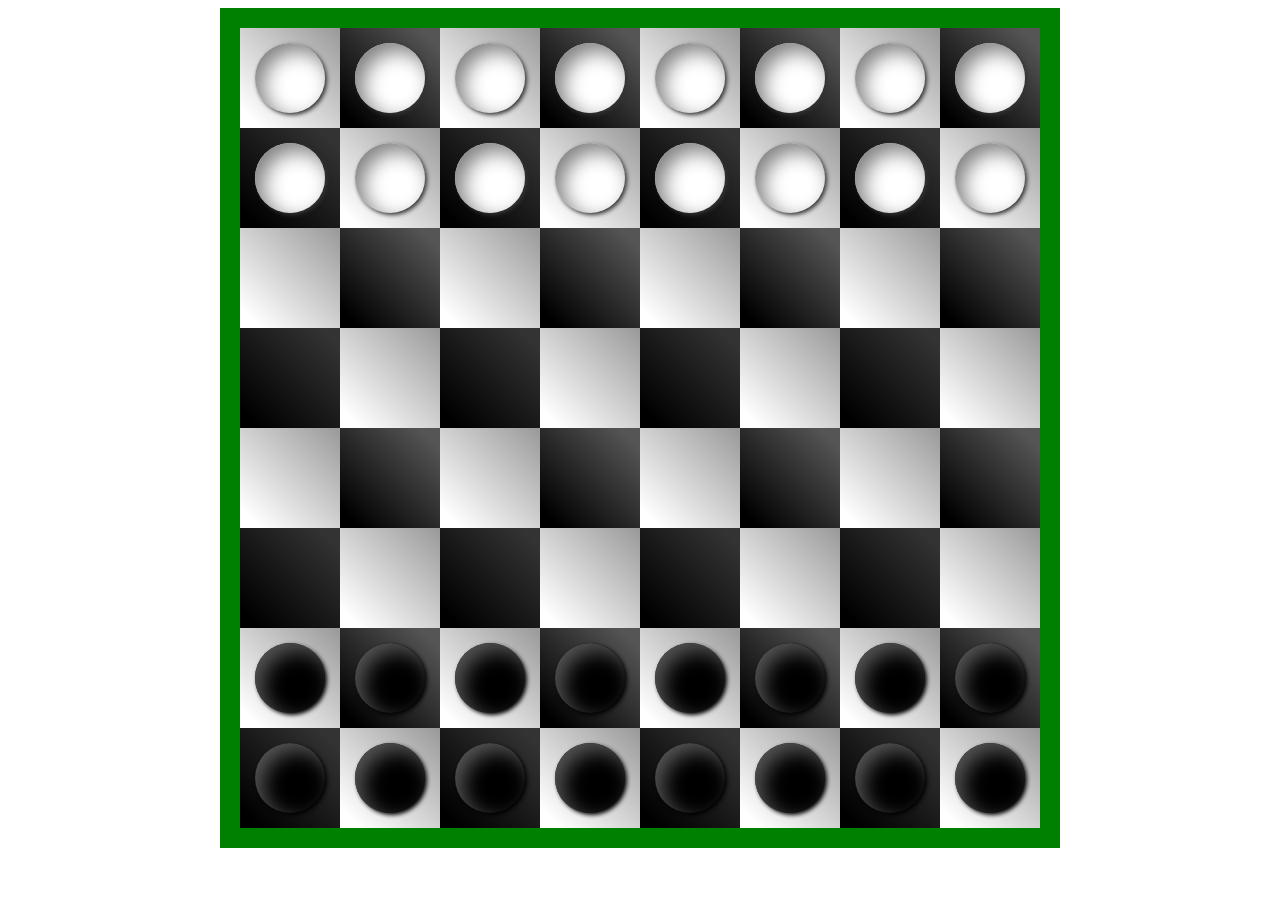
<file: aricom8/s2m8uf105rico/s2m8uf105rico.html>
<!DOCTYPE html>
<html lang="en" dir="ltr">
  <head>
    <meta charset="utf-8">
    <title></title>
    <link rel="stylesheet" href="s2m8uf105rico.css">
    <meta name="viewport" content="width=device-width, user-scalable=no, initial-scale=1">
  </head>
  <body>
    <div>
      <ul>
        <li><div class="ficha"></div></li>
        <li><div class="ficha"></div></li>
        <li><div class="ficha"></div></li>
        <li><div class="ficha"></div></li>
        <li><div class="ficha"></div></li>
        <li><div class="ficha"></div></li>
        <li><div class="ficha"></div></li>
        <li><div class="ficha"></div></li>
      </ul>
      <ul>
        <li><div class="ficha1"></div></li>
        <li><div class="ficha1"></div></li>
        <li><div class="ficha1"></div></li>
        <li><div class="ficha1"></div></li>
        <li><div class="ficha1"></div></li>
        <li><div class="ficha1"></div></li>
        <li><div class="ficha1"></div></li>
        <li><div class="ficha1"></div></li>
      </ul>
      <ul>
        <li></li>
        <li></li>
        <li></li>
        <li></li>
        <li></li>
        <li></li>
        <li></li>
        <li></li>
      </ul>
      <ul>
        <li></li>
        <li></li>
        <li></li>
        <li></li>
        <li></li>
        <li></li>
        <li></li>
        <li></li>
      </ul>
      <ul>
        <li></li>
        <li></li>
        <li></li>
        <li></li>
        <li></li>
        <li></li>
        <li></li>
        <li></li>
      </ul>
      <ul>
        <li></li>
        <li></li>
        <li></li>
        <li></li>
        <li></li>
        <li></li>
        <li></li>
        <li></li>
      </ul>
      <ul>
        <li><div class="ficha2"></div></li>
        <li><div class="ficha2"></div></li>
        <li><div class="ficha2"></div></li>
        <li><div class="ficha2"></div></li>
        <li><div class="ficha2"></div></li>
        <li><div class="ficha2"></div></li>
        <li><div class="ficha2"></div></li>
        <li><div class="ficha2"></div></li>
      </ul>
      <ul>
        <li><div class="ficha3"></div></li>
        <li><div class="ficha3"></div></li>
        <li><div class="ficha3"></div></li>
        <li><div class="ficha3"></div></li>
        <li><div class="ficha3"></div></li>
        <li><div class="ficha3"></div></li>
        <li><div class="ficha3"></div></li>
        <li><div class="ficha3"></div></li>
      </ul>
    </div>
  </body>
</html>
</file>
<file: aricom8/estils.css>
ul{
  width: 1000px;
  overflow: hidden;
  padding: 10px;
  margin: 0 auto;
}
li{
  background-color: cyan;
  display: block;
  margin: 10px;
  width: 200px;
  height: 200px;
  float: left;
  box-shadow: #555 0px 0px 3px;
  background-size: 100%;
}
/*
.anulador{
  clear: both;
}
*/
a{
  height: 200px;
  display: block;
}
#a01{
  background-image: url(img/a01.png);
}
#a02{
  background-image: url(img/a02.png);
}
#a03{
  background-image: url(img/a03.png);
}
#a04{
  background-image: url(img/a04.png);
}
</file>
<file: aricom8/s2m8uf102_rico/estils.css>
body{
  font-family: Arial, helvetica, sans-serif;
}
div{
  background-image: url(img/fonsgris.png);
  background-repeat: no-repeat;
}
#contenidor{
  background-image: none;
  width: 675px;
  margin: 0 auto;
}
</file>
<file: aricom8/s2m8uf103_rico/estils.css>
/*
0.5
 */

p{
  width: 800px;
  font-size: 24px;
  line-height: 32px;
  text-align: justify;
}

img{
  width: 100px;
}
div{
  width: 800px;
  margin: 0 auto;
}
.esquerra{
  float: left;
  margin-right: 20px;
}
.derecha{
  float: right;
  margin-left: 20px;
}
.capitular{
  float: left;
  margin-right: 20px;
  width: 100px;
}
.inicial{
  text-indent: -16px;
}
.inicial::first-letter{
  color: #FFF;
}
.c1{
  width: 390px;
  float: left;
}
.c2{
  width: 390px;
  float: right;
}
h2{
  font-family: Georgia, Times;
  font-family: Helvetica, Arial, Sans-serif;
}
</file>
<file: aricom8/s2m8uf106rico/estils.css>
body{
  margin: 0;
  padding: 0;
}

div{
  width: 200px;
  height: 200px;
  background-color: aquamarine;
  margin: 10px;
  font-size: 90px;
}

.prova{
  background-color: tomato;
  position: absolute;
  margin: 0;
  top: 40px;
  left: 400px;
}
.prova2{
  background-color: cyan;
  position: absolute;
  margin: 0;
  top: 62px;
  left: 420px;
}
</file>
<file: aricom8/s2m8uf104_rico/s2m8uf104_rico_motion_paths.css>
.htmlNoPages .gwd-motion-path-1dpr-anim-x {
  --gwd-motion-path: {
    "tangentFollowing":false, "sections":[ {
      "controlPoints": ["0px", "0px", "0px", "0px", "0px", "0px", "0px", "0px"], "startTimeMs": 0, "endTimeMs": 300, "easing": "linear"
    }
    , {
      "controlPoints": ["0px", "0px", "11.67px", "-7px", "23.33px", "-14px", "35px", "-21px"], "startTimeMs": 300, "endTimeMs": 599.999, "easing": "linear"
    }
    , {
      "controlPoints": ["35px", "-21px", "54.33px", "-8.33px", "73.67px", "4.33px", "93px", "17px"], "startTimeMs": 599.999, "endTimeMs": 899.999, "easing": "linear"
    }
    , {
      "controlPoints": ["93px", "17px", "114.33px", "3.33px", "135.67px", "-10.33px", "157px", "-24px"], "startTimeMs": 899.999, "endTimeMs": 1200, "easing": "linear"
    }
    , {
      "controlPoints": ["157px", "-24px", "173.67px", "-10px", "190.33px", "4px", "207px", "18px"], "startTimeMs": 1200, "endTimeMs": 1500, "easing": "linear"
    }
    , {
      "controlPoints": ["207px", "18px", "439px", "6px", "671px", "-6px", "903px", "-18px"], "startTimeMs": 1500, "endTimeMs": 1800, "easing": "linear"
    }
    , {
      "controlPoints": ["903px", "-18px", "885.67px", "-67px", "868.33px", "-116px", "851px", "-165px"], "startTimeMs": 1800, "endTimeMs": 2100, "easing": "linear"
    }
    , {
      "controlPoints": ["851px", "-165px", "801.67px", "-163px", "752.33px", "-161px", "703px", "-159px"], "startTimeMs": 2100, "endTimeMs": 2400, "easing": "linear"
    }
    , {
      "controlPoints": ["703px", "-159px", "697.9px", "-111.3px", "649.76px", "-56.21px", "648px", "-15px"], "startTimeMs": 2400, "endTimeMs": 2700, "easing": "linear"
    }
    ], "positionTol":0.5, "angleTol":1, "optimizationLevel":0
  }
  ;
  animation: 2.7s linear 0s 1 normal forwards running gwd-motion-path-1dpr-keys-x;
  transform: translate3d(0px, 0px, 0px);
}
@keyframes gwd-motion-path-1dpr-keys-x {
  0% {
    transform: translate3d(0px, 0px, 0px);
  }
  11.11% {
    transform: translate3d(0px, 0px, 0px);
  }
  22.22% {
    transform: translate3d(35px, 0px, 0px);
  }
  33.33% {
    transform: translate3d(93px, 0px, 0px);
  }
  44.44% {
    transform: translate3d(157px, 0px, 0px);
  }
  55.56% {
    transform: translate3d(207px, 0px, 0px);
  }
  66.67% {
    transform: translate3d(903px, 0px, 0px);
  }
  77.78% {
    transform: translate3d(851px, 0px, 0px);
  }
  88.89% {
    transform: translate3d(703px, 0px, 0px);
    animation-timing-function: cubic-bezier(0.4097, 0.1974, 0.6048, 0.7902);
  }
  99.72% {
    transform: translate3d(648.29px, 0px, 0px);
  }
  100% {
    transform: translate3d(648px, 0px, 0px);
  }
}
.htmlNoPages .gwd-motion-path-1dpr-anim-y {
  animation: 2.7s linear 0s 1 normal forwards running gwd-motion-path-1dpr-keys-y;
  transform: translate3d(0px, 0px, 0px);
}
@keyframes gwd-motion-path-1dpr-keys-y {
  0% {
    transform: translate3d(0px, 0px, 0px);
  }
  11.11% {
    transform: translate3d(0px, 0px, 0px);
  }
  22.22% {
    transform: translate3d(0px, -21px, 0px);
  }
  33.33% {
    transform: translate3d(0px, 17px, 0px);
  }
  44.44% {
    transform: translate3d(0px, -24px, 0px);
  }
  55.56% {
    transform: translate3d(0px, 18px, 0px);
  }
  66.67% {
    transform: translate3d(0px, -18px, 0px);
  }
  77.78% {
    transform: translate3d(0px, -165px, 0px);
  }
  88.89% {
    transform: translate3d(0px, -159px, 0px);
    animation-timing-function: cubic-bezier(0.3192, 0.3474, 0.6807, 0.6525);
  }
  100% {
    transform: translate3d(0px, -15px, 0px);
  }
}
[data-gwd-motion-path-node] {
  position: absolute;
  left: 0px;
  top: 0px;
  width: 100%;
  height: 100%;
  transform-style: preserve-3d;
  pointer-events: none;
}
</file>
<file: aricom8/s2m8uf105rico/s2m8uf105rico.css>
li{
  display: block;
  width: 100px;
  height: 100px;
  background-image: linear-gradient(45deg, white 10%, #999 100%);
  float: left;
}
div{
  background-color: green;
  width: 800px;
  margin: 0 auto;
  padding: 20px;
}
ul{
  overflow: visible;
  margin: 0;
  padding: 0;
  width: 800px;
  clear: both;
  margin-bottom: 100px;
}
li:nth-child(2n){
  background-image: linear-gradient(45deg, black 10%, #555 90%);
}
ul:nth-child(2n) li:nth-child(2n){
  background-image: linear-gradient(45deg, white 10%, #999 100%);
}
ul:nth-child(2n) li:nth-child(1n){
  background-image: linear-gradient(45deg, black 10%, #333 90%);
}
ul:nth-child(2n) li:nth-child(2n){
  background-image: linear-gradient(45deg, white 10%, #999 100%);
}
.ficha{
  width: 30px;
  height: 30px;
  margin-top: 15px;
  background-color: white;
  border-radius: 50px;
  position: relative;
  top: 0px;
  left: 0px;
  box-shadow: 2px 2px 4px #333, inset 8px 8px 20px grey;
}
ul:nth-child(1) li:nth-child(1) div{
  position: relative;
  top: 0px;
  left: 0px;
  right: 0px;
  bottom: 0px;
}
ul:nth-child(1) li:nth-child(2) div{
  position: relative;
  top: 0px;
  left: 0px;
  right: 0px;
  bottom: 0px;
}
ul:nth-child(1) li:nth-child(3) div{
  position: relative;
  top: 0px;
  left: 0px;
  right: 0px;
  bottom: 0px;
}
ul:nth-child(1) li:nth-child(4) div{
  position: relative;
  top: 0px;
  left: 0px;
  right: 0px;
  bottom: 0px;
}
ul:nth-child(1) li:nth-child(5) div{
  position: relative;
  top: 0px;
  left: 0px;
  right: 0px;
  bottom: 0px;
}
ul:nth-child(1) li:nth-child(6) div{
  position: relative;
  top: 0px;
  left: 0px;
  right: 0px;
  bottom: 0px;
}
ul:nth-child(1) li:nth-child(7) div{
  position: relative;
  top: 0px;
  left: 0px;
  right: 0px;
  bottom: 0px;
}
ul:nth-child(1) li:nth-child(8) div{
  position: relative;
  top: 0px;
  left: 0px;
  right: 0px;
  bottom: 0px;
}
.ficha1{
  width: 30px;
  height: 30px;
  margin-top: 15px;
  background-color: white;
  border-radius: 50px;
  position: relative;
  top: 0px;
  left: 0px;
  box-shadow: 2px 2px 4px #333, inset 8px 8px 20px grey;
}
ul:nth-child(2) li:nth-child(1) div{
  position: relative;
  top: 0px;
  left: 0px;
  right: 0px;
  bottom: 0px;
}
ul:nth-child(2) li:nth-child(2) div{
  position: relative;
  top: 0px;
  left: 0px;
  right: 0px;
  bottom: 0px;
}
ul:nth-child(2) li:nth-child(3) div{
  position: relative;
  top: 0px;
  left: 0px;
  right: 0px;
  bottom: 0px;
}
ul:nth-child(2) li:nth-child(4) div{
  position: relative;
  top: 0px;
  left: 0px;
  right: 0px;
  bottom: 0px;
}
ul:nth-child(2) li:nth-child(5) div{
  position: relative;
  top: 0px;
  left: 0px;
  right: 0px;
  bottom: 0px;
}
ul:nth-child(2) li:nth-child(6) div{
  position: relative;
  top: 0px;
  left: 0px;
  right: 0px;
  bottom: 0px;
}
ul:nth-child(2) li:nth-child(7) div{
  position: relative;
  top: 0px;
  left: 0px;
  right: 0px;
  bottom: 0px;
}
ul:nth-child(2) li:nth-child(8) div{
  position: relative;
  top: 0px;
  left: 0px;
  right: 0px;
  bottom: 0px;
}
.ficha2{
  width: 30px;
  height: 30px;
  margin-top: 15px;
  background-color: black;
  border-radius: 50px;
  position: relative;
  top: 100px;
  left: 0px;
  box-shadow: 2px 2px 4px black, inset 8px 8px 20px #555;
}
ul:nth-child(3) li:nth-child(1) div{
  position: relative;
  top: 0px;
  left: 0px;
  right: 0px;
  bottom: 0px;
}
ul:nth-child(3) li:nth-child(2) div{
  position: relative;
  top: 0px;
  left: 0px;
  right: 0px;
  bottom: 0px;
}
ul:nth-child(3) li:nth-child(3) div{
  position: relative;
  top: 0px;
  left: 0px;
  right: 0px;
  bottom: 0px;
}
ul:nth-child(3) li:nth-child(4) div{
  position: relative;
  top: 0px;
  left: 0px;
  right: 0px;
  bottom: 0px;
}
ul:nth-child(3) li:nth-child(5) div{
  position: relative;
  top: 0px;
  left: 0px;
  right: 0px;
  bottom: 0px;
}
ul:nth-child(3) li:nth-child(6) div{
  position: relative;
  top: 0px;
  left: 0px;
  right: 0px;
  bottom: 0px;
}
ul:nth-child(3) li:nth-child(7) div{
  position: relative;
  top: 100px;
  left: 0px;
  right: 0px;
  bottom: 0px;
}
ul:nth-child(3) li:nth-child(8) div{
  position: relative;
  top: 100px;
  left: 0px;
  right: 0px;
  bottom: 0px;
}
.ficha3{
  width: 30px;
  height: 30px;
  margin-top: 15px;
  background-color: black;
  border-radius: 50px;
  position: relative;
  top: -100px;
  left: 0px;
  box-shadow: 2px 2px 4px black, inset 8px 8px 20px #555;
}
ul:nth-child(4) li:nth-child(1) div{
  position: relative;
  top: 0px;
  left: 0px;
  right: 0px;
  bottom: 0px;
}
ul:nth-child(4) li:nth-child(2) div{
  position: relative;
  top: 0px;
  left: 0px;
  right: 0px;
  bottom: 0px;
}
ul:nth-child(4) li:nth-child(3) div{
  position: relative;
  top: 0px;
  left: 0px;
  right: 0px;
  bottom: 0px;
}
ul:nth-child(4) li:nth-child(4) div{
  position: relative;
  top: 0px;
  left: 0px;
  right: 0px;
  bottom: 0px;
}
ul:nth-child(4) li:nth-child(5) div{
  position: relative;
  top: 0px;
  left: 0px;
  right: 0px;
  bottom: 0px;
}
ul:nth-child(4) li:nth-child(6) div{
  position: relative;
  top: 0px;
  left: 0px;
  right: 0px;
  bottom: 0px;
}
ul:nth-child(8) li:nth-child(7) div{
  position: relative;
  top: -100px;
  left: 0px;
  right: 0px;
  bottom: 0px;
}
ul:nth-child(8) li:nth-child(8) div{
  position: relative;
  top: -100px;
  left: 0px;
  right: 0px;
  bottom: 0px;
}
</file>
